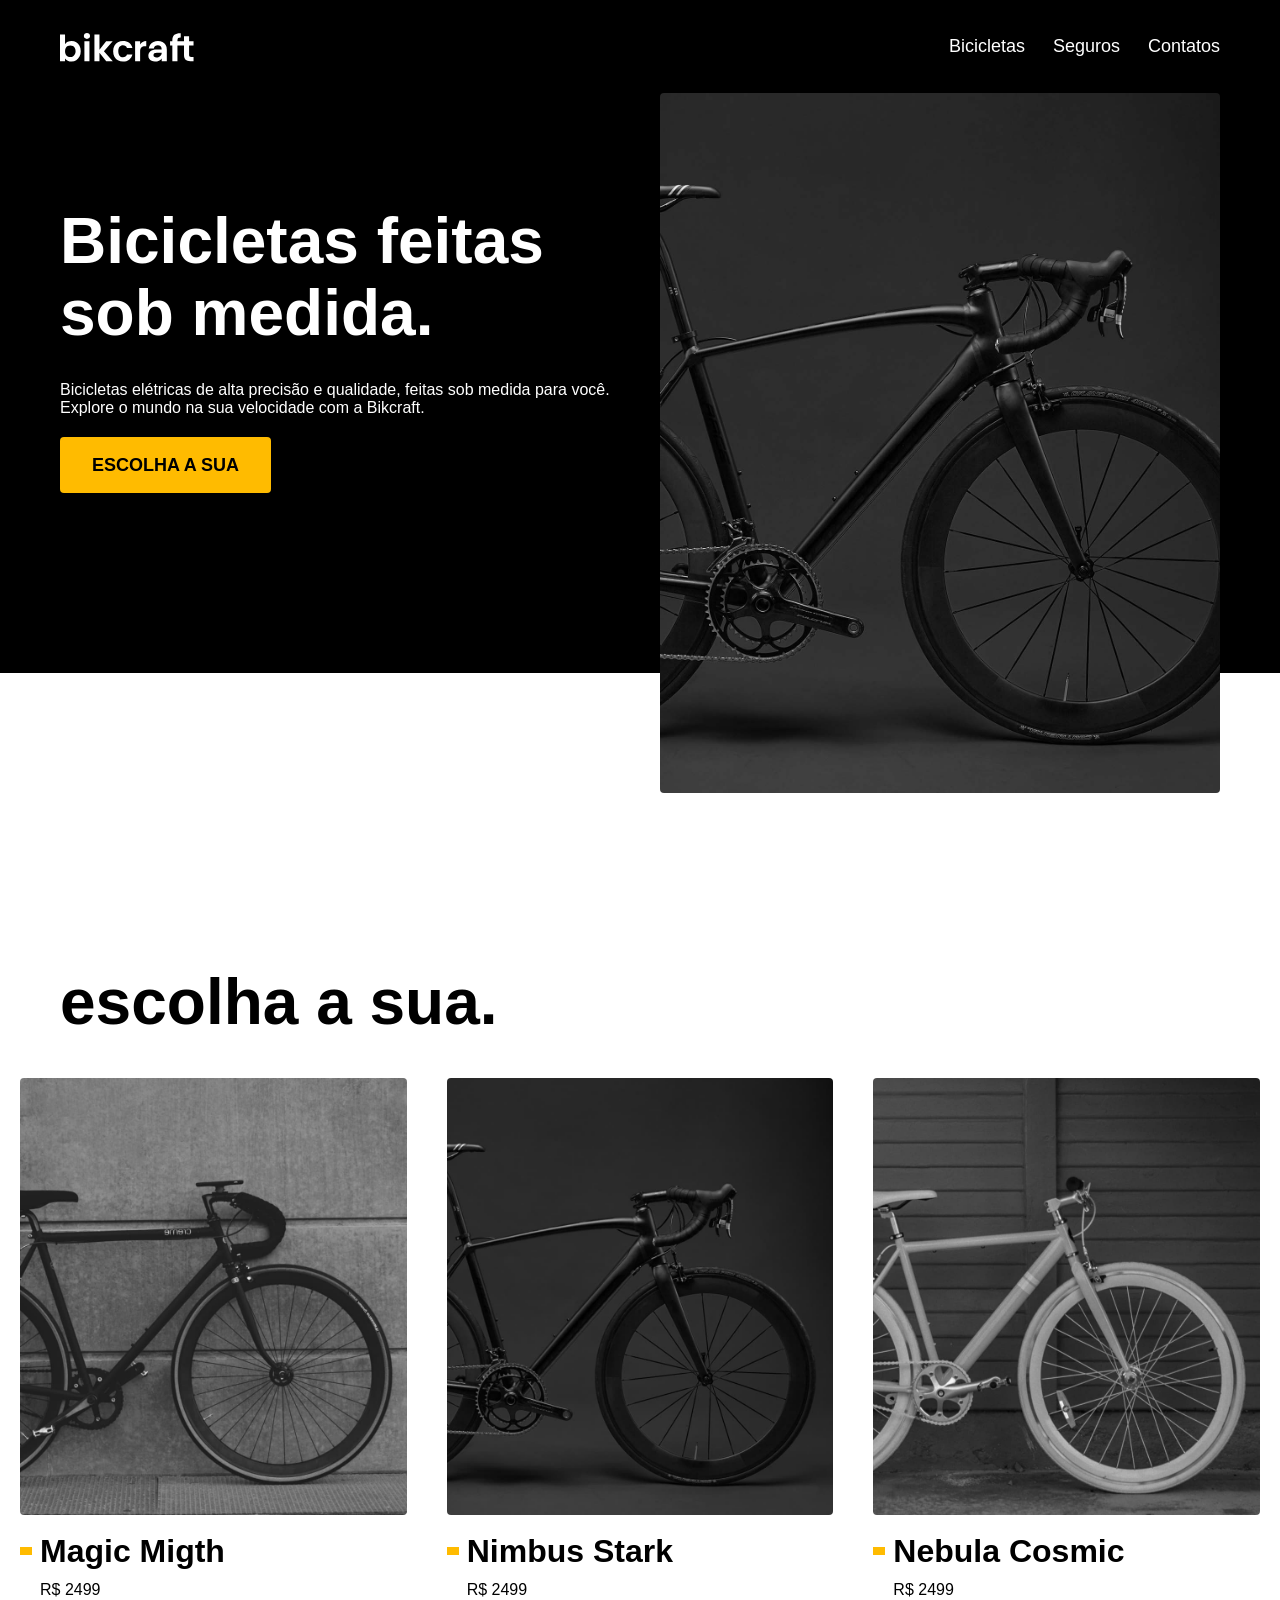
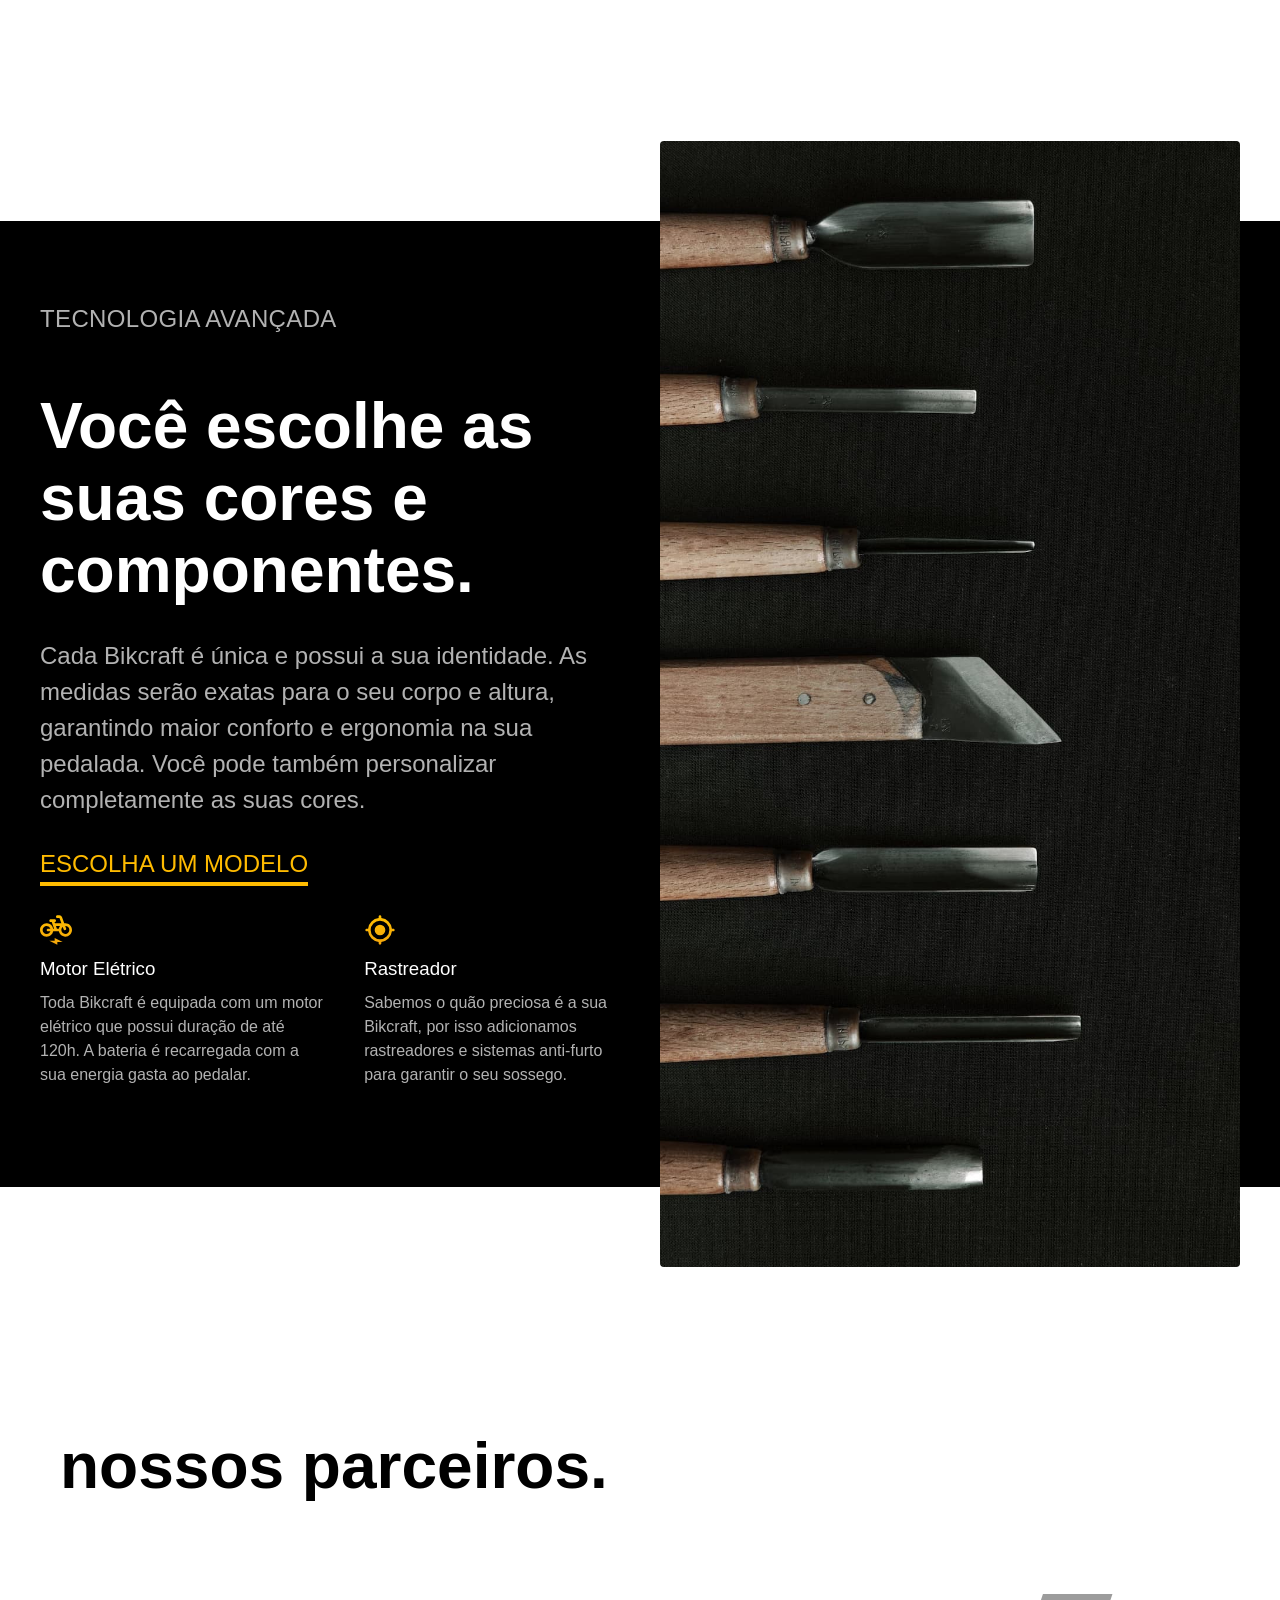
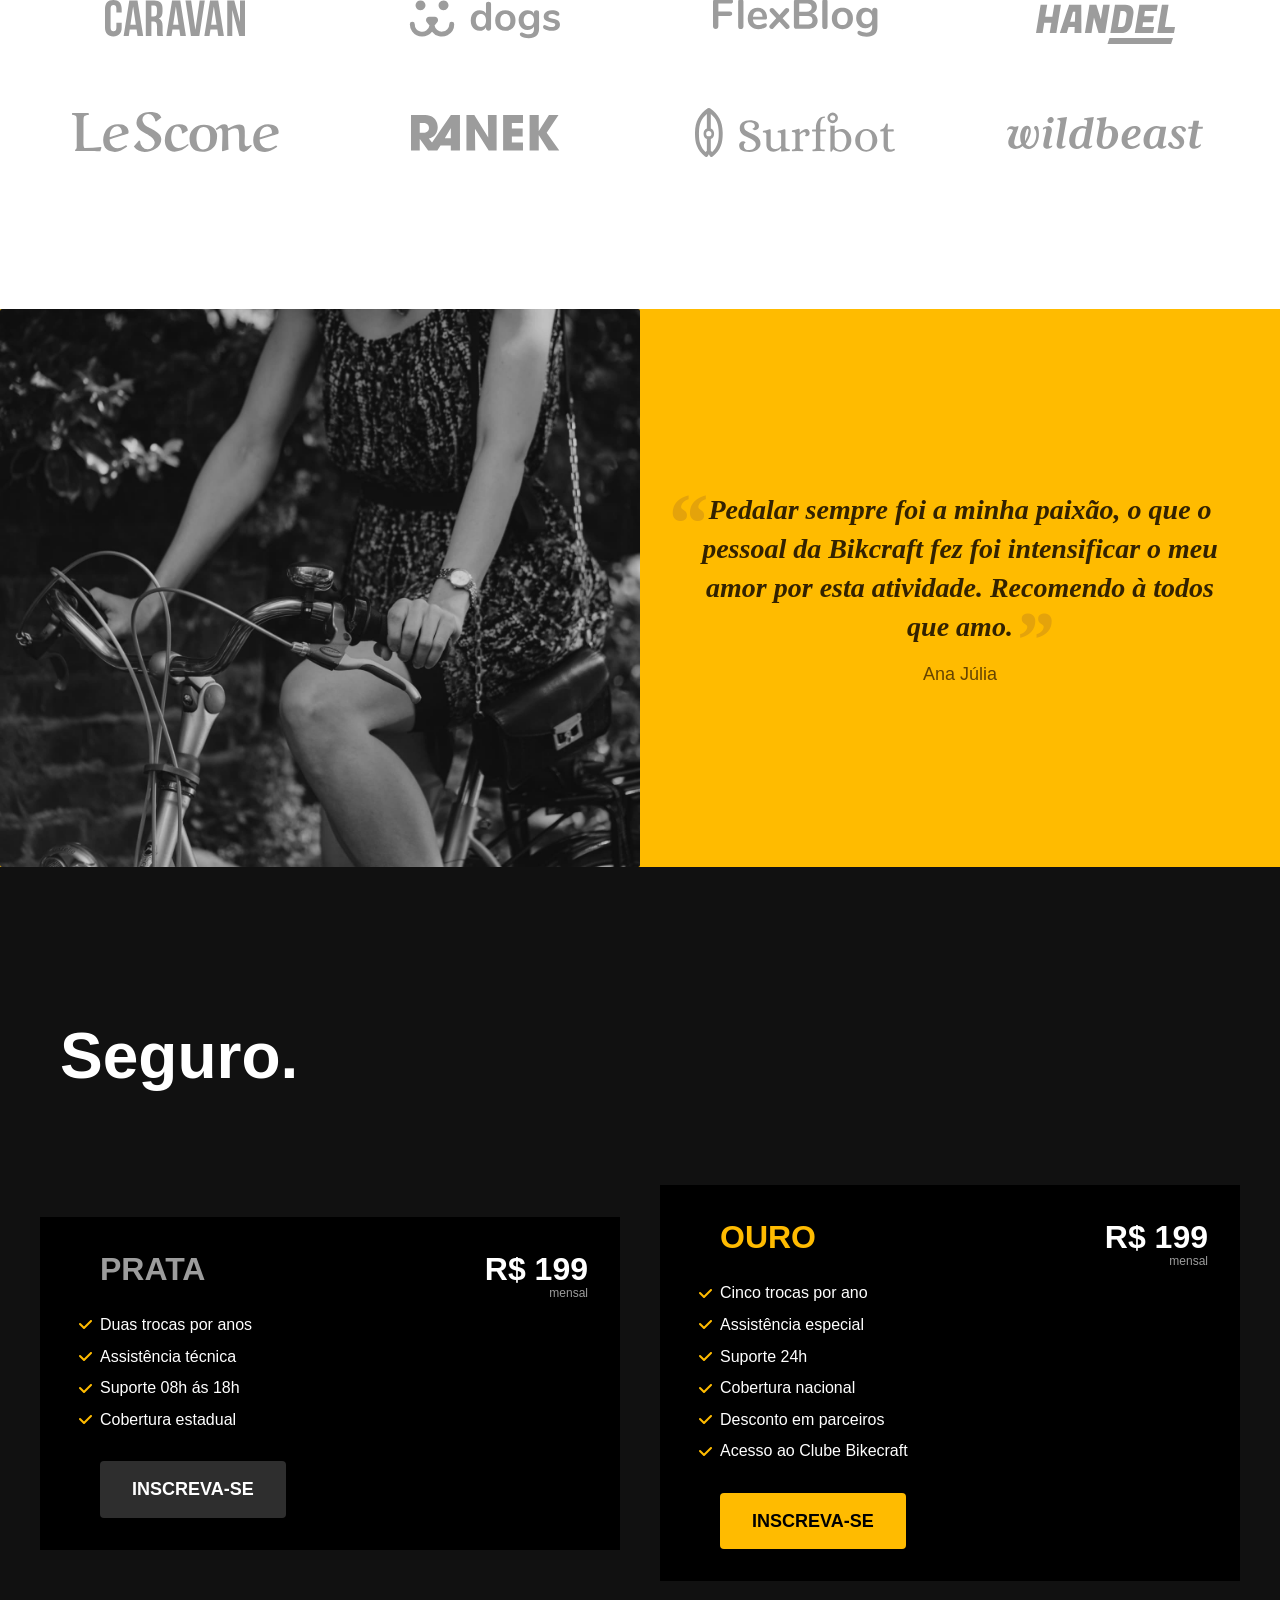
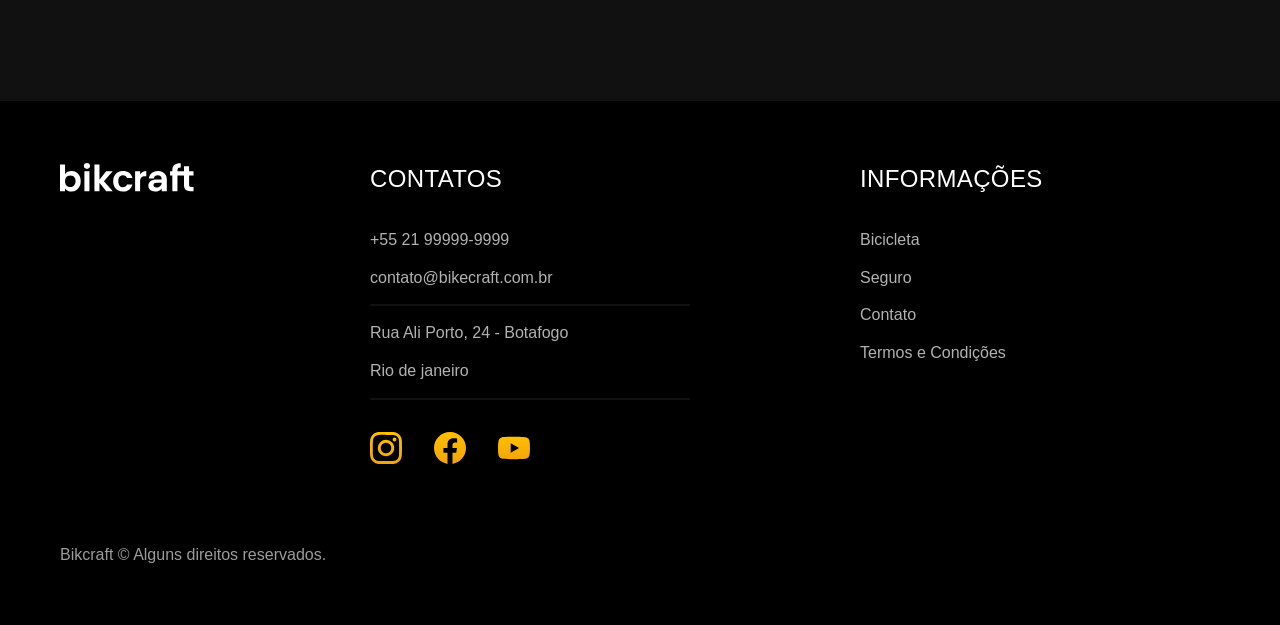
<file: index.html>
<!DOCTYPE html>
<html lang="pt-BR">

<head>
    <meta charset="UTF-8">
    <meta name="viewport" content="width=device-width, initial-scale=1.0">
    <title>Bikecraft - Bicicletas Elétricas</title>
    <meta name="description" content="Bicicletas elétricas de alta precisão e qualidade,  feitas sob medida para o client. Explore o mundo na sua velocidade com a Bikcraft">

    <!-- CSS -->
    <link rel="stylesheet" href="./css/styles.css">

    <!-- Google Fonts -->

    <!-- <link rel="preconnect" href="https://fonts.googleapis.com">
    <link rel="preconnect" href="https://fonts.gstatic.com" crossorigin>
    <link rel="preconnect" href="https://fonts.googleapis.com">
    <link rel="preconnect" href="https://fonts.gstatic.com" crossorigin>
    <link rel="preconnect" href="https://fonts.googleapis.com">
    <link rel="preconnect" href="https://fonts.gstatic.com" crossorigin>
    <link href="https://fonts.googleapis.com/css2?family=Poppins:ital,wght@400;0,600;0&family=Roboto:ital,wght@400;0,500;0&display=swap" rel="stylesheet"> -->

</head>

<!-- Menu -->

<body>
    <header class="header-bg">
        <div class="header">
            <a href="/index.html">
                <img src="./img/bikcraft.svg" alt="Bikecraft">
            </a>
            <nav aria-label="primaria" font-1-m cor-0>
                <ul class="header-menu">
                    <li><a href="bicicletas.html">Bicicletas</a></li>
                    <li><a href="seguros.html">Seguros</a></li>
                    <li><a href="contatos.html">Contatos</a></li>
                </ul>
            </nav>
        </div>
    </header>

    <!-- Introdução -->

    <main class="introducao-bg">
        <div class="introducao">
            <div class="introducao-texto">
                <h1 class="font-1-xxl">Bicicletas feitas sob medida.</h1>
                <p class="font-2-1">Bicicletas elétricas de alta precisão e qualidade, feitas sob medida para você. Explore o mundo na sua velocidade com a Bikcraft.</p>
                <a href="bicicletas.html" class="botao">Escolha a sua</a>
            </div>
            <div class="introducao-imagem">
                <img src="./img/fotos/introducao.jpg" alt="Bicicleta Elétrica">
            </div>
        </div>
    </main>

    <article class="bicicletas-listas">
        <h2 class="font-1-xxl">escolha a sua.</h2>

        <ul class="bicicletas-listas-itens">

            <!-- Magic -->

            <li>
                <a href="bicicletas/magic.html">
                    <img src="./img/bicicletas/magic-home.jpg" alt="bicicleta magic">
                    <h3 class="font-1-xl">Magic Migth</h3>
                    <span class="font-2-m cor-12">R$ 2499</span>
                </a>
            </li>

            <!-- Nimbus -->

            <li>
                <a href="bicicletas/nimbus.html">
                    <img src="./img/bicicletas/nimbus-home.jpg" alt="bicicleta Nimbus">
                    <h3 class="font-1-xl">Nimbus Stark</h3>
                    <span class="font-2-m cor-12">R$ 2499</span>
                </a>
            </li>

            <!-- Nebula -->

            <li>
                <a href="bicicletas/nebula.html">
                    <img src="./img/bicicletas/nebula-home.jpg" alt="bicicleta nebula">
                    <h3 class="font-1-xl">Nebula Cosmic</h3>
                    <span class="font-2-m cor-12">R$ 2499</span>
                </a>
            </li>
        </ul>
    </article>

    <!-- Tecnologia -->

    <article class="tecnologia">

        <div class="tecnologia-container">
            <div class="tecnologia-conteudo">
                <span class="font-2-l-b cor-5">Tecnologia Avançada</span>
                <h2 class="font-1-xxl cor-0">Você escolhe as suas cores e componentes.
                </h2>
                <p class="font-2-l cor-5">Cada Bikcraft é única e possui a sua identidade. As medidas serão exatas para o seu corpo e altura, garantindo maior conforto e ergonomia na sua pedalada. Você pode também personalizar completamente as suas cores.</p>
                <a class="link" href="bicicletas.html">Escolha um modelo</a>
                <div class="tecnologia-vantagens">

                    <div>
                        <img src="./img/icones/eletrica.svg" alt="bicicleta eletrica">
                        <h3 class="font-1-m cor-0">Motor Elétrico</h3>
                        <p class="font-2-s cor-5">Toda Bikcraft é equipada com um motor elétrico que possui duração de até 120h. A bateria é recarregada com a sua energia gasta ao pedalar.</p>
                    </div>
                    <div>
                        <img src="./img/icones/rastreador.svg" alt="rastreador">
                        <h3 class="font-1-m cor-0">Rastreador</h3>
                        <p class="font-2-s cor-5">Sabemos o quão preciosa é a sua Bikcraft, por isso adicionamos rastreadores e sistemas anti-furto para garantir o seu sossego.</p>
                    </div>

                </div>
            </div>

            <div class="tecnologia-image">
                <img src="./img/fotos/tecnologia.jpg" alt="tecnologia">
            </div>

        </div>

    </article>

    <!-- Parceiros --> 

    <section class="parceiros" aria-label="Nosso Parceiros">

        <h2 class="font-1-xxl">nossos parceiros.</h2>

        <ul>
            <li><img src="./img/parceiros/caravan.svg" alt="caravan"></li>
            <li><img src="./img/parceiros/dogs.svg" alt="dogs"></li>
            <li><img src="./img/parceiros/flexblog.svg" alt="flexblog"></li>
            <li><img src="./img/parceiros/handel.svg" alt="handel"></li>
            <li><img src="./img/parceiros/lescone.svg" alt="lescone"></li>
            <li><img src="./img/parceiros/ranek.svg" alt="ranek"></li>
            <li><img src="./img/parceiros/surfbot.svg" alt="surfbot"></li>
            <li><img src="./img/parceiros/wildbeast.svg" alt="wildbeast"></li>
        </ul>

    </section>

    <section class="depoimente" aria-label="Depoimente">
        <div class="imagem">
            <img src="./img/fotos/depoimento.jpg" alt="depoimente">
        </div>
        <div class="citacao">
            <blockquote class="font-1-xl cor-p5">
                <p>
                    Pedalar sempre foi a minha paixão, o que o pessoal da Bikcraft fez foi intensificar o meu amor por esta atividade. Recomendo à todos que amo.
                </p>
            </blockquote>
            <span class="font-1-m-b cor-p4">Ana Júlia</span>
        </div>
    </section>

    <article class="seguro-principal" aria-label="Seguro">
        <div class="seguro">
            <h2 class="font-1-xxl cor-0">Seguro.</h2>
            <div class="itens">
                <h3 class="font-1-xl cor-6">PRATA</h3>
                <span class="font-1-xl cor-0">R$ 199 <span class="font-1-xs cor-6">mensal</span></span>
                <ul class="font-2-m cor-0">
                    <li>Duas trocas por anos</li>
                    <li>Assistência técnica</li>
                    <li>Suporte 08h ás 18h</li>
                    <li>Cobertura estadual</li>
                </ul>
                <a class="botao-secundario" href="orcamento-prata.html">Inscreva-se</a>
            </div>
            <div class="itens">
                <h3 class="font-1-xl cor-p1">OURO</h3>
                <span class="font-1-xl cor-0">R$ 199 <span class="font-1-xs cor-6">mensal</span></span>
                <ul class="font-2-m cor-0">
                    <li>Cinco trocas por ano</li>
                    <li>Assistência especial</li>
                    <li>Suporte 24h</li>
                    <li>Cobertura nacional</li>
                    <li>Desconto em parceiros</li>
                    <li>Acesso ao Clube Bikecraft</li>
                </ul>
                <a class="botao-terceira" href="orcamento-ouro.html">Inscreva-se</a>
            </div>
        </div>
    </article>

    <!-- Footer -->

    <footer class="footer">
        <div class="footer-container">
            <img src="./img/bikcraft.svg" alt="Bikecraft">
            <div class="contato">
                <h3 class="font-2-l-b cor-0">Contatos</h3>
                <nav>
                    <ul class="font-2-m cor-5">
                        <li><a href="tel:+5521999999999">+55 21 99999-9999</a></li>
                        <li><a href="mailto:contato@bikecraft.com.br">contato@bikecraft.com.br</a></li>
                        <li>Rua Ali Porto, 24 - Botafogo</li>
                        <li>Rio de janeiro</li>
                    </ul>
                </nav>
                <div class="redes">
                    <a href="./">
                        <img src="./img/redes/instagram-p.svg" alt="instagramn">
                    </a>
                    <a href="./">
                        <img src="./img/redes/facebook-p.svg" alt="instagramn">
                    </a>
                    <a href="./">
                        <img src="./img/redes/youtube-p.svg" alt="instagramn">
                    </a>
                </div>
            </div>
            <div class="informacao">
                <h3 class="font-2-l-b cor-0">Informações</h3>
                <nav>
                    <ul class="font-1-m cor-5">
                        <li><a href="bicicletas.html">Bicicleta</a></li>
                        <li><a href="seguro.html">Seguro</a></li>
                        <li><a href="contatos.html">Contato</a></li>
                        <li><a href="termos.html">Termos e Condições</a></li>
                    </ul>
                </nav>
            </div>
            <p class="footer-copy font-2-m cor-6">Bikcraft © Alguns direitos reservados.</p>
        </div>
    </footer>

</body>

</html>
</file>
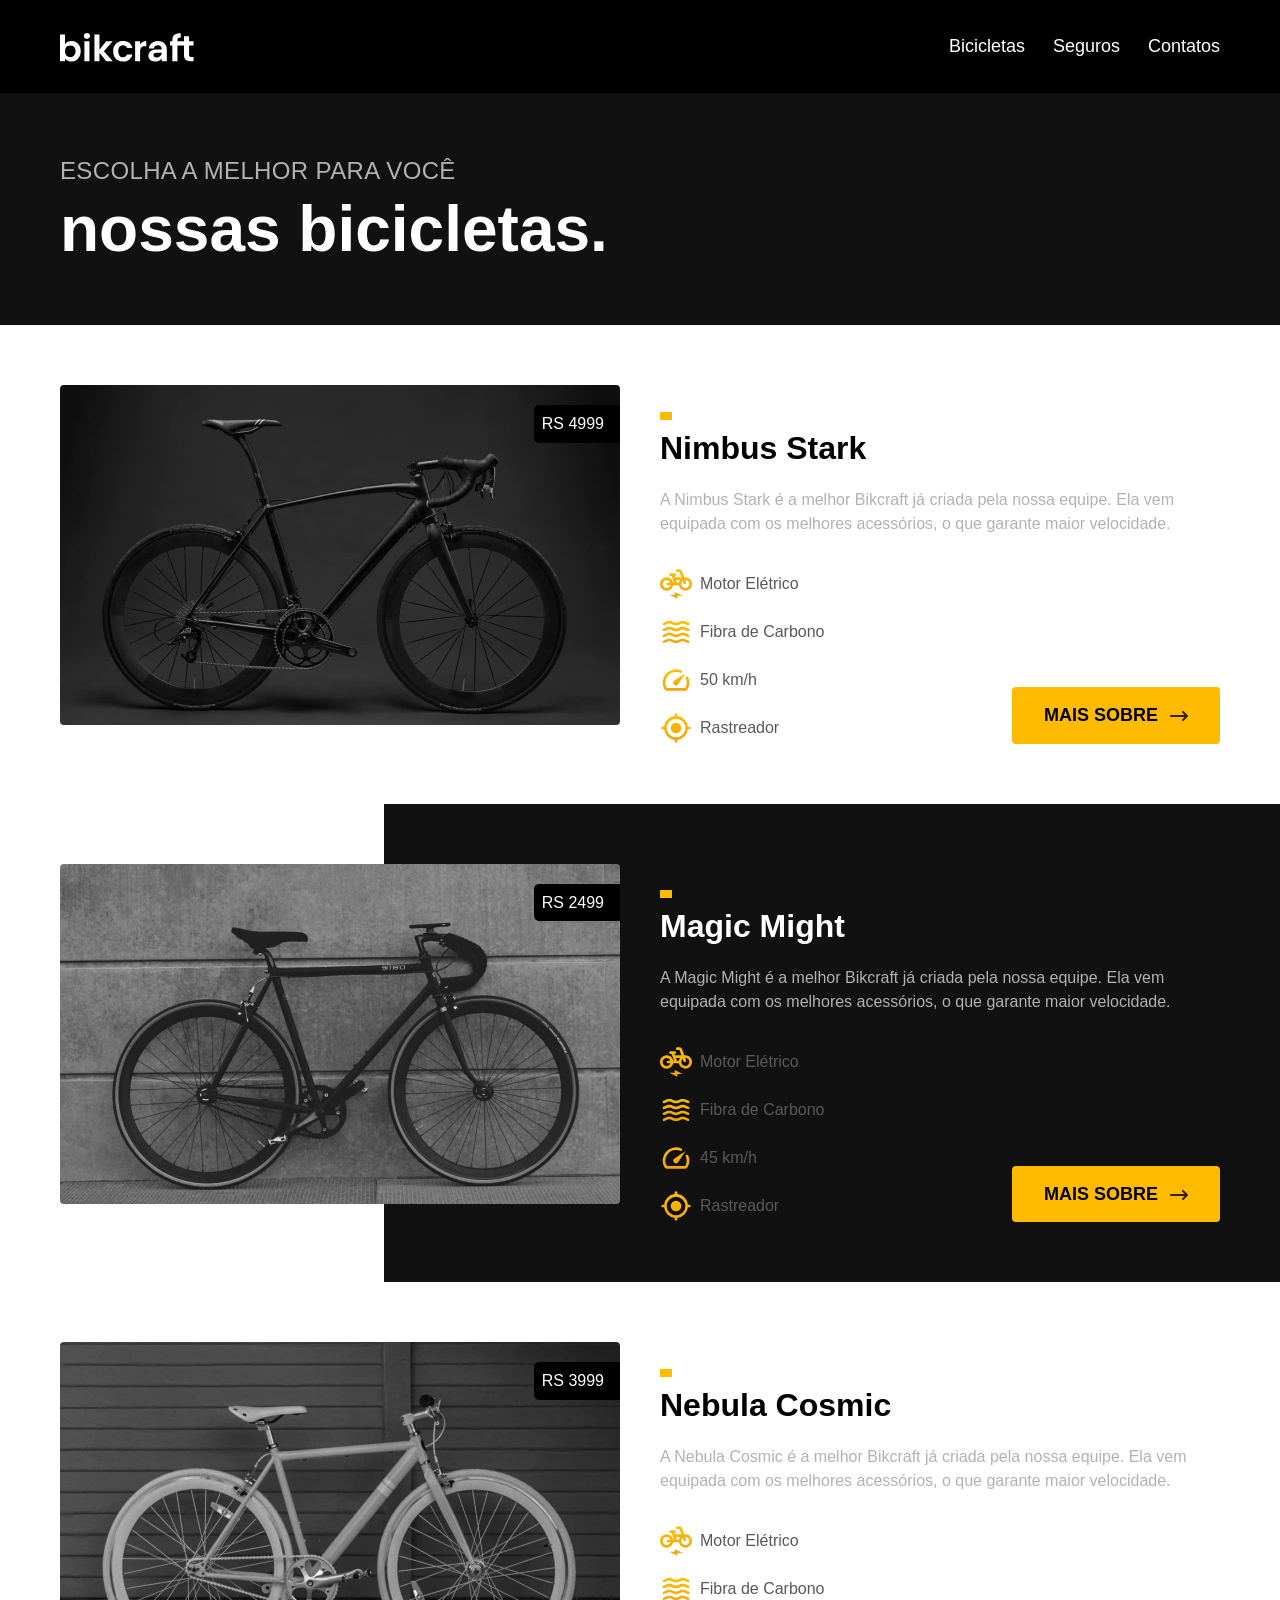
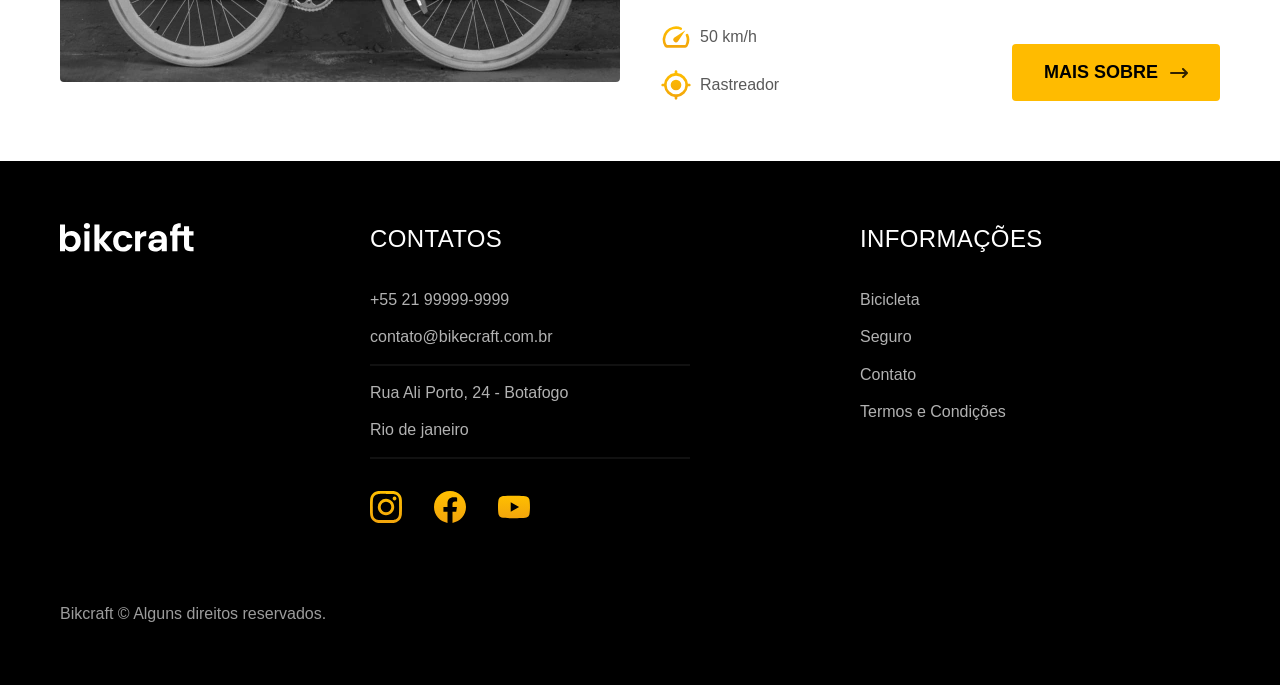
<file: bicicletas.html>
<!DOCTYPE html>
<html lang="pt-BR">

<head>
    <meta charset="UTF-8">
    <meta name="viewport" content="width=device-width, initial-scale=1.0">
    <title>Bicicletas | Bikecraft</title>
    <meta name="description" content="Bicicletas elétricas de alta precisão e qualidade,  feitas sob medida para o client. Explore o mundo na sua velocidade com a Bikcraft">

    <!-- CSS -->
    <link rel="stylesheet" href="./css/styles.css">

    <!-- Google Fonts -->

    <!-- <link rel="preconnect" href="https://fonts.googleapis.com">
    <link rel="preconnect" href="https://fonts.gstatic.com" crossorigin>
    <link rel="preconnect" href="https://fonts.googleapis.com">
    <link rel="preconnect" href="https://fonts.gstatic.com" crossorigin>
    <link rel="preconnect" href="https://fonts.googleapis.com">
    <link rel="preconnect" href="https://fonts.gstatic.com" crossorigin>
    <link href="https://fonts.googleapis.com/css2?family=Poppins:ital,wght@400;0,600;0&family=Roboto:ital,wght@400;0,500;0&display=swap" rel="stylesheet"> -->

</head>

<!-- Menu -->

<body id="bicicletas">
    <header class="header-bg">
        <div class="header">
            <a href="/index.html">
                <img src="./img/bikcraft.svg" alt="Bikecraft">
            </a>
            <nav aria-label="primaria" font-1-m cor-0>
                <ul class="header-menu">
                    <li><a href="bicicletas.html">Bicicletas</a></li>
                    <li><a href="seguros.html">Seguros</a></li>
                    <li><a href="contatos.html">Contatos</a></li>
                </ul>
            </nav>
        </div>
    </header>

    <!-- Bicicletas -->

    <main>
        <div class="titulo">
            <div class="titulo-container">
                <p class="font-2-l-b cor-5">Escolha a melhor para você</p>
                <h1 class="font-1-xxl cor-0">nossas bicicletas<span>.</span></h1>
            </div>
        </div>

        <!-- Nimbus -->

        <div class="bicicletas-principal">
            <div class="bicicletas container">
                <div class="imagens">
                    <img src="./img/bicicletas/nimbus.jpg" alt="Bicicleta Nimbus">
                    <span class="font-2-m cor-0">RS 4999</span>
                </div>
                <div class="bicicletas-conteudos">
                    <h2 class="font-1-xl">Nimbus Stark</h2>
                    <p class="font-2-s cor-5">A Nimbus Stark é a melhor Bikcraft já criada pela nossa equipe. Ela vem equipada com os melhores acessórios, o que garante maior velocidade.</p>
                    <ul class="font-1-m cor-8">
                        <li><img src="./img/icones/eletrica.svg" alt="eletrica">Motor Elétrico</li>
                        <li><img src="./img/icones/carbono.svg" alt="carbono">Fibra de Carbono</li>
                        <li><img src="./img/icones/velocidade.svg" alt="velocidade">50 km/h</li>
                        <li><img src="./img/icones/rastreador.svg" alt="rastreador">Rastreador</li>
                    </ul>
                    <a class="botao seta" href="bicicletas/nimbus.html">Mais sobre</a>
                </div>
            </div>
        </div>

        <!-- Magic Might -->

        <div class="bicicletas-principal">
            <div class="bicicletas container">
                <div class="imagens">
                    <img src="./img/bicicletas/magic.jpg" alt="Bicicleta Nimbus">
                    <span class="font-2-m cor-0">RS 2499</span>
                </div>
                <div class="bicicletas-conteudos">
                    <h2 class="font-1-xl cor-0">Magic Might</h2>
                    <p class="font-2-s cor-5">A Magic Might é a melhor Bikcraft já criada pela nossa equipe. Ela vem equipada com os melhores acessórios, o que garante maior velocidade.</p>
                    <ul class="font-1-m cor-8">
                        <li><img src="./img/icones/eletrica.svg" alt="eletrica">Motor Elétrico</li>
                        <li><img src="./img/icones/carbono.svg" alt="carbono">Fibra de Carbono</li>
                        <li><img src="./img/icones/velocidade.svg" alt="velocidade">45 km/h</li>
                        <li><img src="./img/icones/rastreador.svg" alt="rastreador">Rastreador</li>
                    </ul>
                    <a class="botao seta" href="bicicletas/magic.html">Mais sobre</a>
                </div>
            </div>
        </div>

        <!-- Nebula Cosmic -->

        <div class="bicicletas-principal">
            <div class="bicicletas container">
                <div class="imagens">
                    <img src="./img/bicicletas/nebula.jpg" alt="Bicicleta Nimbus">
                    <span class="font-2-m cor-0">RS 3999</span>
                </div>
                <div class="bicicletas-conteudos">
                    <h2 class="font-1-xl">Nebula Cosmic</h2>
                    <p class="font-2-s cor-5">A Nebula Cosmic é a melhor Bikcraft já criada pela nossa equipe. Ela vem equipada com os melhores acessórios, o que garante maior velocidade.</p>
                    <ul class="font-1-m cor-8">
                        <li><img src="./img/icones/eletrica.svg" alt="eletrica">Motor Elétrico</li>
                        <li><img src="./img/icones/carbono.svg" alt="carbono">Fibra de Carbono</li>
                        <li><img src="./img/icones/velocidade.svg" alt="velocidade">50 km/h</li>
                        <li><img src="./img/icones/rastreador.svg" alt="rastreador">Rastreador</li>
                    </ul>
                    <a class="botao seta" href="bicicletas/nebula.html">Mais sobre</a>
                </div>
            </div>
        </div>
    </main>

    <!-- Footer -->

    <footer class="footer">
        <div class="footer-container">
            <img src="./img/bikcraft.svg" alt="Bikecraft">
            <div class="contato">
                <h3 class="font-2-l-b cor-0">Contatos</h3>
                <nav>
                    <ul class="font-2-m cor-5">
                        <li><a href="tel:+5521999999999">+55 21 99999-9999</a></li>
                        <li><a href="mailto:contato@bikecraft.com.br">contato@bikecraft.com.br</a></li>
                        <li>Rua Ali Porto, 24 - Botafogo</li>
                        <li>Rio de janeiro</li>
                    </ul>
                </nav>
                <div class="redes">
                    <a href="./">
                        <img src="./img/redes/instagram-p.svg" alt="instagramn">
                    </a>
                    <a href="./">
                        <img src="./img/redes/facebook-p.svg" alt="instagramn">
                    </a>
                    <a href="./">
                        <img src="./img/redes/youtube-p.svg" alt="instagramn">
                    </a>
                </div>
            </div>
            <div class="informacao">
                <h3 class="font-2-l-b cor-0">Informações</h3>
                <nav>
                    <ul class="font-1-m cor-5">
                        <li><a href="bicicletas.html">Bicicleta</a></li>
                        <li><a href="seguro.html">Seguro</a></li>
                        <li><a href="contatos.html">Contato</a></li>
                        <li><a href="termos.html">Termos e Condições</a></li>
                    </ul>
                </nav>
            </div>
            <p class="footer-copy font-2-m cor-6">Bikcraft © Alguns direitos reservados.</p>
        </div>
    </footer>

</body>
</file>
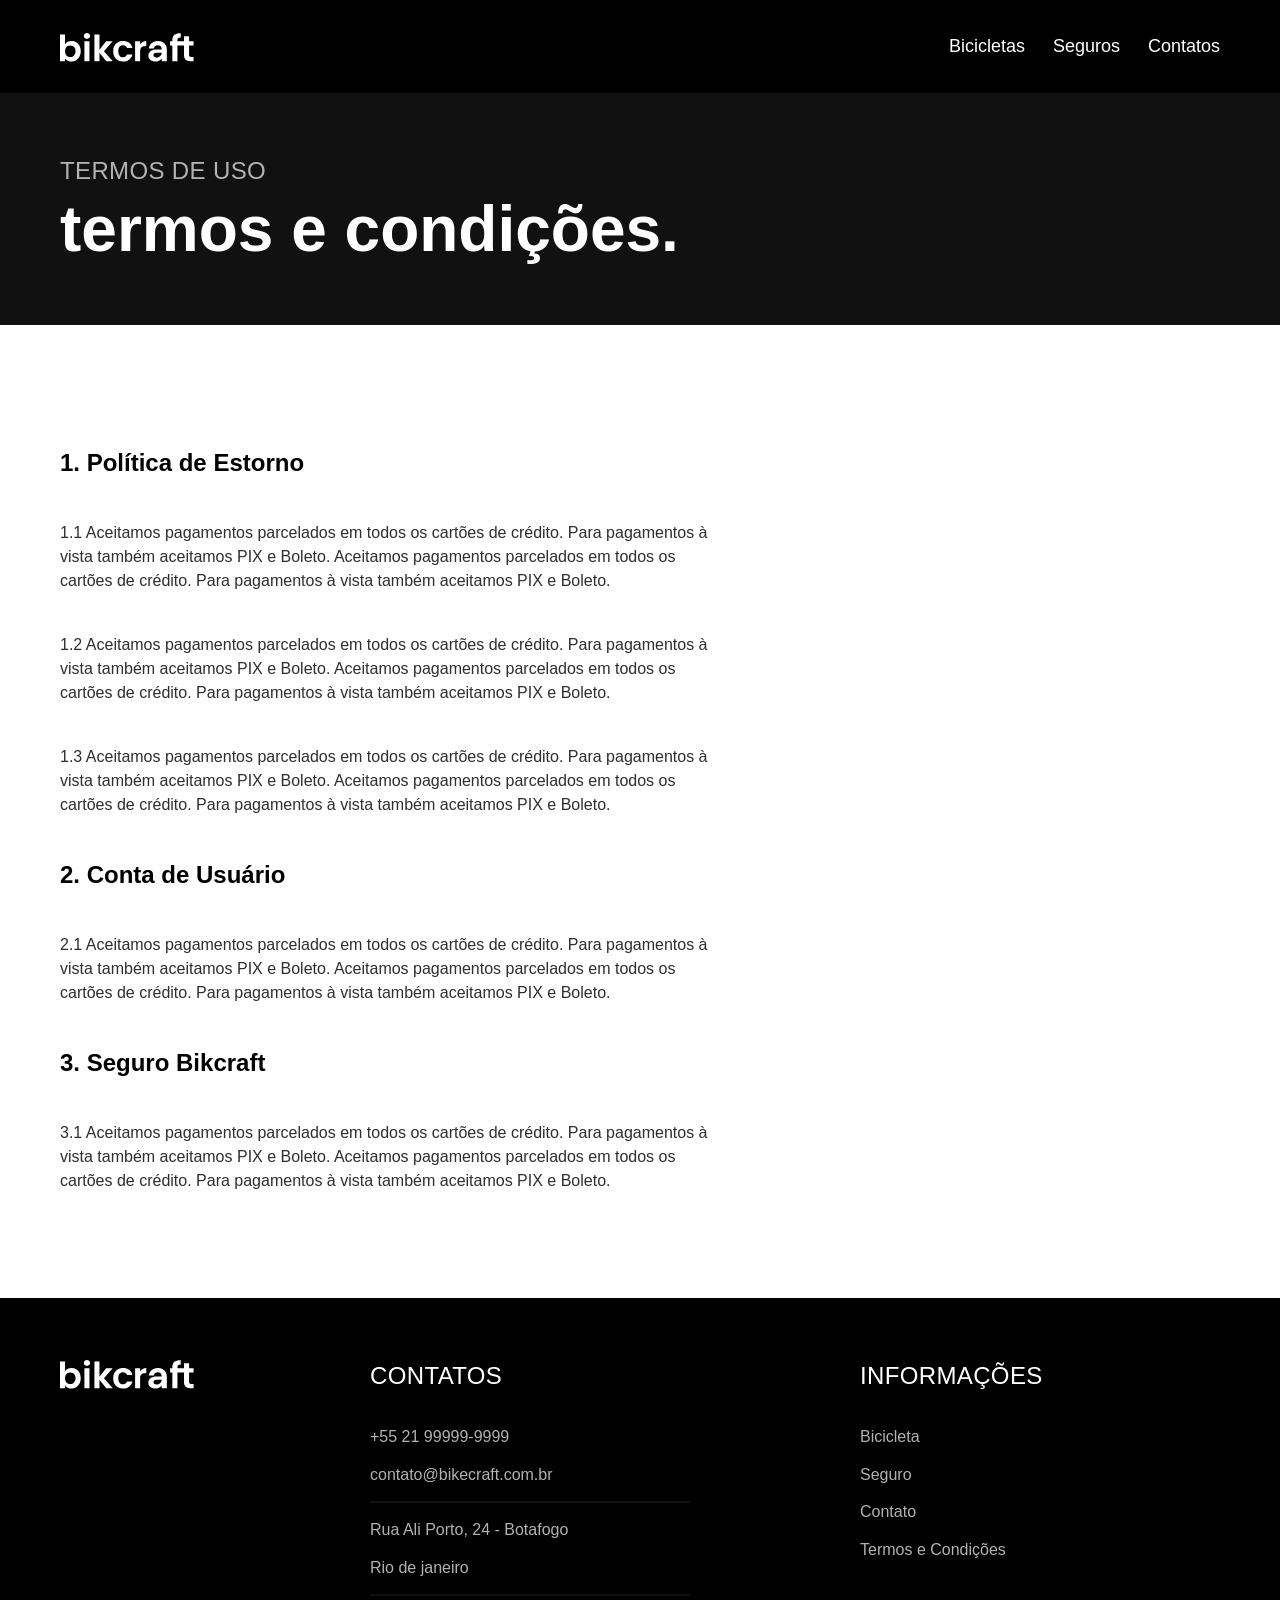
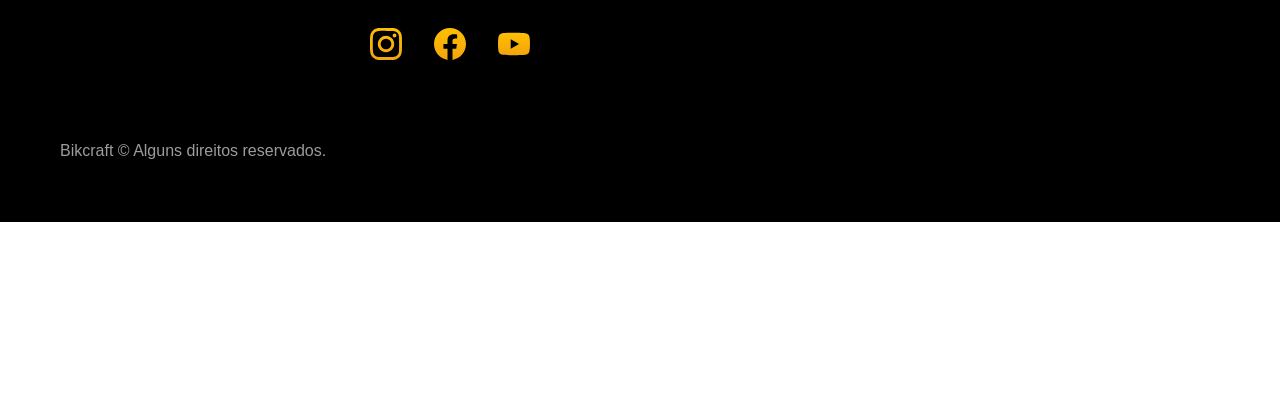
<file: termos.html>
<!DOCTYPE html>
<html lang="pt-BR">

<head>
    <meta charset="UTF-8">
    <meta name="viewport" content="width=device-width, initial-scale=1.0">
    <title>Termos e Condições | Bikecraft</title>
    <meta name="description" content="Termos e Condições">

    <!-- CSS -->
    <link rel="stylesheet" href="./css/styles.css">

    <!-- Google Fonts -->

    <!-- <link rel="preconnect" href="https://fonts.googleapis.com">
    <link rel="preconnect" href="https://fonts.gstatic.com" crossorigin>
    <link rel="preconnect" href="https://fonts.googleapis.com">
    <link rel="preconnect" href="https://fonts.gstatic.com" crossorigin>
    <link rel="preconnect" href="https://fonts.googleapis.com">
    <link rel="preconnect" href="https://fonts.gstatic.com" crossorigin>
    <link href="https://fonts.googleapis.com/css2?family=Poppins:ital,wght@400;0,600;0&family=Roboto:ital,wght@400;0,500;0&display=swap" rel="stylesheet"> -->

</head>

<!-- Menu -->

<body id="termos">
    <header class="header-bg">
        <div class="header">
            <a href="/index.html">
                <img src="./img/bikcraft.svg" alt="Bikecraft">
            </a>
            <nav aria-label="primaria" font-1-m cor-0>
                <ul class="header-menu">
                    <li><a href="/bicicletas.html">Bicicletas</a></li>
                    <li><a href="/seguros.html">Seguros</a></li>
                    <li><a href="/contatos.html">Contatos</a></li>
                </ul>
            </nav>
        </div>
    </header>

    <!-- Termos -->

    <main>
        <div class="titulo">
            <div class="titulo-container">
                <p class="font-2-l-b cor-5">Termos de uso</p>
                <h1 class="font-1-xxl cor-0">termos e condições<span>.</span></h1>
            </div>
        </div>

        <div class="termos font-2-s cor-10">
            <h2 class="font-1-l cor-12">1. Política de Estorno</h2>
            <p>1.1 Aceitamos pagamentos parcelados em todos os cartões de crédito. Para pagamentos à vista também aceitamos PIX e Boleto. Aceitamos pagamentos parcelados em todos os cartões de crédito. Para pagamentos à vista também aceitamos PIX e Boleto.</p>

            <p>1.2 Aceitamos pagamentos parcelados em todos os cartões de crédito. Para pagamentos à vista também aceitamos PIX e Boleto. Aceitamos pagamentos parcelados em todos os cartões de crédito. Para pagamentos à vista também aceitamos PIX e Boleto.</p>

            <p>1.3 Aceitamos pagamentos parcelados em todos os cartões de crédito. Para pagamentos à vista também aceitamos PIX e Boleto. Aceitamos pagamentos parcelados em todos os cartões de crédito. Para pagamentos à vista também aceitamos PIX e Boleto.</p>

            <h2 class="font-1-l cor-12">2. Conta de Usuário</h2>
            <p>2.1 Aceitamos pagamentos parcelados em todos os cartões de crédito. Para pagamentos à vista também aceitamos PIX e Boleto. Aceitamos pagamentos parcelados em todos os cartões de crédito. Para pagamentos à vista também aceitamos PIX e Boleto.</p>

            <h2 class="font-1-l cor-12">3. Seguro Bikcraft</h2>
            <p>3.1 Aceitamos pagamentos parcelados em todos os cartões de crédito. Para pagamentos à vista também aceitamos PIX e Boleto. Aceitamos pagamentos parcelados em todos os cartões de crédito. Para pagamentos à vista também aceitamos PIX e Boleto.</p>
        </div>
    </main>

    <!-- Footer -->

    <footer class="footer">
        <div class="footer-container">
            <img src="./img/bikcraft.svg" alt="Bikecraft">
            <div class="contato">
                <h3 class="font-2-l-b cor-0">Contatos</h3>
                <nav>
                    <ul class="font-2-m cor-5">
                        <li><a href="tel:+5521999999999">+55 21 99999-9999</a></li>
                        <li><a href="mailto:contato@bikecraft.com.br">contato@bikecraft.com.br</a></li>
                        <li>Rua Ali Porto, 24 - Botafogo</li>
                        <li>Rio de janeiro</li>
                    </ul>
                </nav>
                <div class="redes">
                    <a href="./">
                        <img src="./img/redes/instagram-p.svg" alt="instagramn">
                    </a>
                    <a href="./">
                        <img src="./img/redes/facebook-p.svg" alt="instagramn">
                    </a>
                    <a href="./">
                        <img src="./img/redes/youtube-p.svg" alt="instagramn">
                    </a>
                </div>
            </div>
            <div class="informacao">
                <h3 class="font-2-l-b cor-0">Informações</h3>
                <nav>
                    <ul class="font-1-m cor-5">
                        <li><a href="bicicletas.html">Bicicleta</a></li>
                        <li><a href="seguro.html">Seguro</a></li>
                        <li><a href="contatos.html">Contato</a></li>
                        <li><a href="termos.html">Termos e Condições</a></li>
                    </ul>
                </nav>
            </div>
            <p class="footer-copy font-2-m cor-6">Bikcraft © Alguns direitos reservados.</p>
        </div>
    </footer>
</body>
</file>
<file: css/styles.css>
/* Home */
@import "/css/global/home/global.css";
@import "/css/global//home/header.css";
@import "/css/global/home/introducao.css";
@import "/css/global/home/tipografia.css";
@import "/css/global/home/cores.css";
@import "/css/global/home/bicicletas-listas.css";
@import "/css/global/home/tecnologia.css";
@import "/css/global/home/parceiros.css";
@import "/css/global/home/depoimente.css";
@import "/css/global/home/seguro.css";
@import "/css/global/home/footer.css";

/* Termos */
@import "/css/global/termos/titulo.css";

/* Bicicletas */
@import "/css/global/bicicletas/bicicletas.css";
</file>
